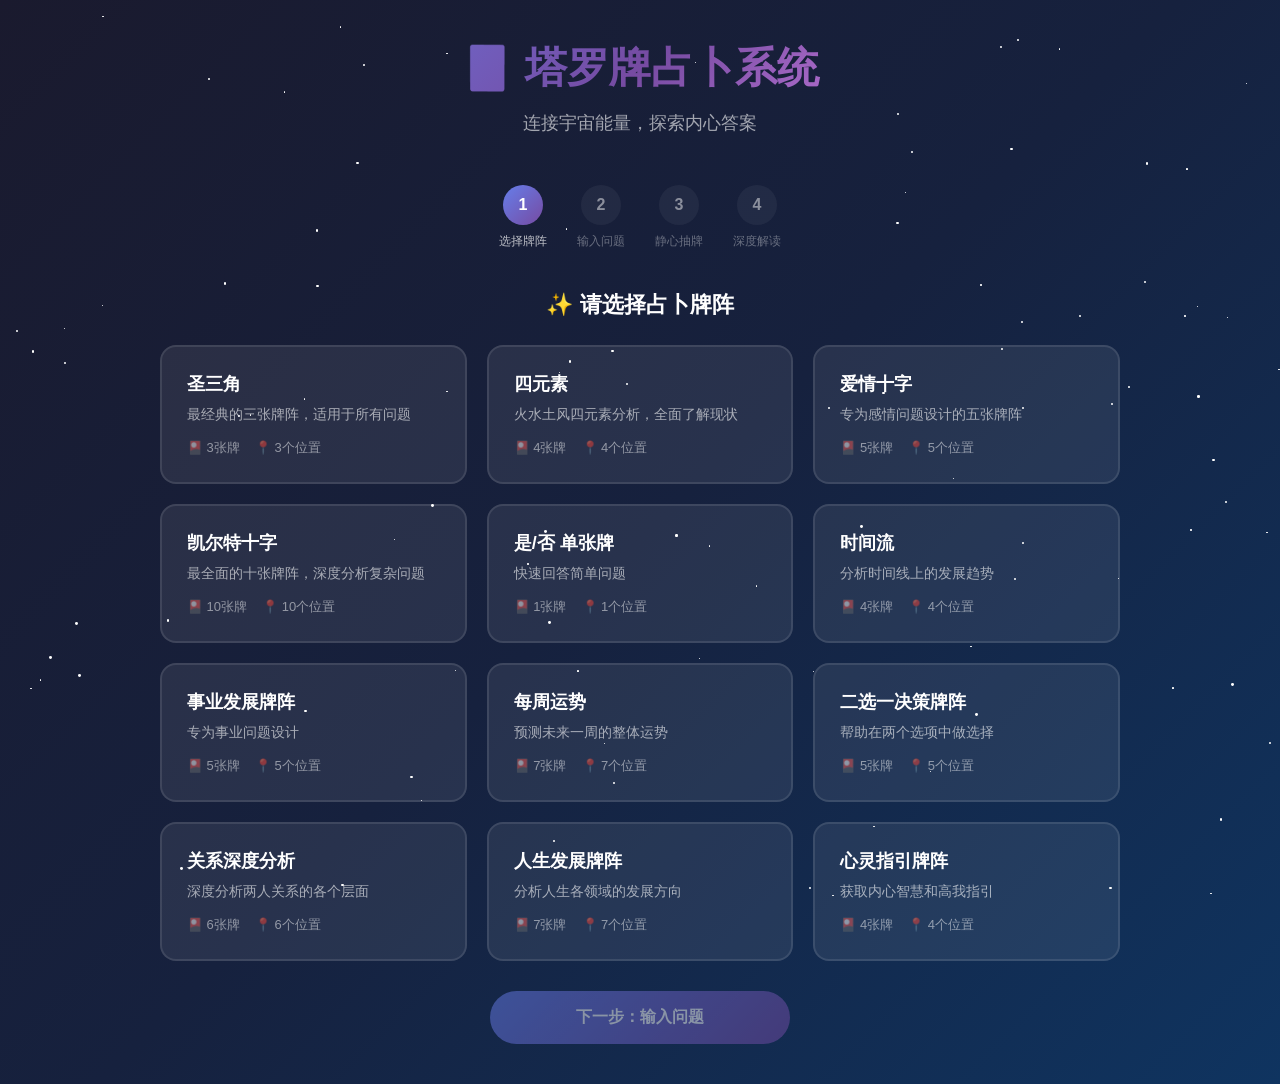
<file: static/index.html>
<!DOCTYPE html>
<html lang="zh-CN">
<head>
    <meta charset="UTF-8">
    <meta name="viewport" content="width=device-width, initial-scale=1.0">
    <title>🎴 塔罗牌占卜系统</title>
    <link rel="stylesheet" href="/static/css/style.css">
</head>
<body>
    <div class="stars" id="stars"></div>

    <div class="container">
        <div class="header">
            <h1 class="title">🎴 塔罗牌占卜系统</h1>
            <p class="subtitle">连接宇宙能量，探索内心答案</p>
        </div>

        <div class="step-indicator">
            <div class="step active" id="step1">
                <div class="step-number">1</div>
                <div class="step-label">选择牌阵</div>
            </div>
            <div class="step" id="step2">
                <div class="step-number">2</div>
                <div class="step-label">输入问题</div>
            </div>
            <div class="step" id="step3">
                <div class="step-number">3</div>
                <div class="step-label">静心抽牌</div>
            </div>
            <div class="step" id="step4">
                <div class="step-number">4</div>
                <div class="step-label">深度解读</div>
            </div>
        </div>

        <!-- 步骤1：选择牌阵 -->
        <div class="spread-section" id="spreadSection">
            <h2 class="section-title">✨ 请选择占卜牌阵</h2>
            <div class="spread-grid" id="spreadGrid">
                <!-- 牌阵由JS动态生成 -->
            </div>
            <button class="btn-primary" id="nextToQuestion" disabled>下一步：输入问题</button>
        </div>

        <!-- 步骤2：输入问题 -->
        <div class="question-section" id="questionSection">
            <h2 class="section-title">💭 请默念你的问题</h2>
            <div class="input-card">
                <label class="input-label">你想问什么问题？（选填，可直接开始占卜）</label>
                <textarea class="question-input" id="questionInput" placeholder="例如：我最近的感情运势如何？&#10;例如：这份工作适合我吗？&#10;例如：未来三个月的财运怎么样？"></textarea>
                <div class="question-hint">
                    💡 提示：问题越具体，解读越有针对性。可以问感情、事业、学业、人际关系等任何方面的问题。
                </div>
            </div>
            <div class="btn-group">
                <button class="btn-secondary" id="backToSpread">返回选择牌阵</button>
                <button class="btn-primary" id="startDrawing">开始抽牌 🔮</button>
            </div>
        </div>

        <!-- 步骤3：抽牌动画 -->
        <div class="drawing-section" id="drawingSection">
            <div class="drawing-animation">🎴</div>
            <div class="drawing-text">正在连接宇宙能量，请静心等待...</div>
        </div>

        <!-- 步骤4：结果展示 -->
        <div class="result-section" id="resultSection">
            <div class="result-header">
                <h2 class="result-title">🔮 占卜结果</h2>
                <p class="result-question" id="resultQuestion"></p>
            </div>

            <div class="cards-display" id="cardsDisplay">
                <!-- 牌面由JS动态生成 -->
            </div>

            <div class="reading-box">
                <h3 class="reading-title">🧠 深度解读</h3>
                <div class="reading-content" id="reading"></div>
            </div>

            <div class="btn-group">
                <button class="btn-primary" onclick="location.reload()">✧ 重新占卜</button>
            </div>

            <div class="disclaimer">
                ⚠️ 免责声明：本占卜仅供娱乐和参考，不构成决策建议。命运掌握在自己手中，请相信自己的判断和选择。
            </div>
        </div>
    </div>

    <script src="/static/js/app.js"></script>
</body>
</html>
</file>
<file: static/css/style.css>
* {
    margin: 0;
    padding: 0;
    box-sizing: border-box;
}

body {
    font-family: -apple-system, BlinkMacSystemFont, "Segoe UI", "PingFang SC", "Hiragino Sans GB", "Microsoft YaHei", sans-serif;
    background: linear-gradient(135deg, #1a1a2e 0%, #16213e 50%, #0f3460 100%);
    min-height: 100vh;
    color: #fff;
    overflow-x: hidden;
}

/* 星空背景 */
.stars {
    position: fixed;
    top: 0;
    left: 0;
    width: 100%;
    height: 100%;
    pointer-events: none;
    z-index: 0;
}

.star {
    position: absolute;
    width: 2px;
    height: 2px;
    background: #fff;
    border-radius: 50%;
    animation: twinkle 3s infinite;
}

@keyframes twinkle {
    0%, 100% { opacity: 0.3; }
    50% { opacity: 1; }
}

.container {
    max-width: 1000px;
    margin: 0 auto;
    padding: 40px 20px;
    position: relative;
    z-index: 1;
}

.header {
    text-align: center;
    margin-bottom: 50px;
}

.title {
    font-size: 42px;
    font-weight: 700;
    margin-bottom: 15px;
    background: linear-gradient(135deg, #667eea 0%, #764ba2 50%, #f093fb 100%);
    -webkit-background-clip: text;
    -webkit-text-fill-color: transparent;
    background-clip: text;
}

.subtitle {
    font-size: 18px;
    color: rgba(255, 255, 255, 0.6);
}

.step-indicator {
    display: flex;
    justify-content: center;
    gap: 30px;
    margin-bottom: 40px;
}

.step {
    text-align: center;
    opacity: 0.5;
    transition: all 0.3s;
}

.step.active {
    opacity: 1;
}

.step-number {
    width: 40px;
    height: 40px;
    border-radius: 50%;
    background: rgba(255, 255, 255, 0.1);
    display: flex;
    align-items: center;
    justify-content: center;
    margin: 0 auto 8px;
    font-weight: 700;
    transition: all 0.3s;
}

.step.active .step-number {
    background: linear-gradient(135deg, #667eea, #764ba2);
}

.step-label {
    font-size: 12px;
    color: rgba(255, 255, 255, 0.7);
}

/* 牌阵选择 */
.spread-section {
    display: block;
}

.section-title {
    font-size: 22px;
    font-weight: 600;
    margin-bottom: 25px;
    text-align: center;
}

.spread-grid {
    display: grid;
    grid-template-columns: repeat(auto-fill, minmax(280px, 1fr));
    gap: 20px;
    margin-bottom: 30px;
}

.spread-card {
    background: rgba(255, 255, 255, 0.08);
    border: 2px solid rgba(255, 255, 255, 0.1);
    border-radius: 16px;
    padding: 25px;
    cursor: pointer;
    transition: all 0.3s;
}

.spread-card:hover {
    border-color: #667eea;
    background: rgba(102, 126, 234, 0.1);
    transform: translateY(-5px);
}

.spread-card.selected {
    border-color: #667eea;
    background: rgba(102, 126, 234, 0.2);
}

.spread-name {
    font-size: 18px;
    font-weight: 600;
    margin-bottom: 10px;
}

.spread-desc {
    font-size: 14px;
    color: rgba(255, 255, 255, 0.6);
    margin-bottom: 15px;
}

.spread-meta {
    display: flex;
    gap: 15px;
    font-size: 13px;
    color: rgba(255, 255, 255, 0.5);
}

.btn-primary {
    display: block;
    width: 100%;
    max-width: 300px;
    margin: 0 auto;
    background: linear-gradient(135deg, #667eea 0%, #764ba2 100%);
    color: white;
    padding: 16px 32px;
    border-radius: 30px;
    border: none;
    font-size: 16px;
    font-weight: 600;
    cursor: pointer;
    transition: all 0.3s;
}

.btn-primary:hover {
    transform: translateY(-3px);
    box-shadow: 0 10px 30px rgba(102, 126, 234, 0.4);
}

.btn-primary:disabled {
    opacity: 0.5;
    cursor: not-allowed;
    transform: none;
}

/* 问题输入 */
.question-section {
    display: none;
}

.input-card {
    background: rgba(255, 255, 255, 0.08);
    border-radius: 16px;
    padding: 30px;
    max-width: 600px;
    margin: 0 auto 30px;
}

.input-label {
    display: block;
    margin-bottom: 15px;
    font-size: 16px;
    font-weight: 500;
}

.question-input {
    width: 100%;
    padding: 20px;
    background: rgba(255, 255, 255, 0.1);
    border: 2px solid rgba(255, 255, 255, 0.15);
    border-radius: 12px;
    color: white;
    font-size: 15px;
    outline: none;
    min-height: 120px;
    resize: vertical;
    font-family: inherit;
}

.question-input:focus {
    border-color: #667eea;
}

.question-hint {
    margin-top: 15px;
    font-size: 13px;
    color: rgba(255, 255, 255, 0.5);
}

.btn-group {
    display: flex;
    gap: 15px;
    justify-content: center;
}

.btn-secondary {
    background: rgba(255, 255, 255, 0.1);
    color: white;
    padding: 14px 28px;
    border-radius: 25px;
    border: 1px solid rgba(255, 255, 255, 0.2);
    font-size: 15px;
    cursor: pointer;
    transition: all 0.3s;
}

.btn-secondary:hover {
    background: rgba(255, 255, 255, 0.2);
}

/* 抽牌动画 */
.drawing-section {
    display: none;
    text-align: center;
}

.drawing-animation {
    font-size: 80px;
    margin: 50px 0;
    animation: float 2s ease-in-out infinite;
}

@keyframes float {
    0%, 100% { transform: translateY(0); }
    50% { transform: translateY(-20px); }
}

.drawing-text {
    font-size: 20px;
    color: rgba(255, 255, 255, 0.8);
}

/* 结果展示 */
.result-section {
    display: none;
}

.result-header {
    text-align: center;
    margin-bottom: 40px;
}

.result-title {
    font-size: 28px;
    font-weight: 700;
    margin-bottom: 10px;
}

.result-question {
    font-size: 16px;
    color: rgba(255, 255, 255, 0.6);
}

.cards-display {
    display: flex;
    justify-content: center;
    flex-wrap: wrap;
    gap: 20px;
    margin-bottom: 40px;
}

.tarot-card {
    width: 170px;
    min-height: 240px;
    background: 
        linear-gradient(135deg, 
            rgba(102, 126, 234, 0.15) 0%, 
            rgba(118, 75, 162, 0.2) 50%, 
            rgba(240, 147, 251, 0.15) 100%),
        linear-gradient(145deg, #1a1a3a 0%, #0d0d1a 100%);
    border-radius: 16px;
    padding: 25px 18px;
    text-align: center;
    border: 2px solid transparent;
    background-clip: padding-box;
    position: relative;
    box-shadow: 
        0 0 0 1px rgba(255, 215, 0, 0.1),
        0 10px 40px rgba(102, 126, 234, 0.2),
        0 0 60px rgba(240, 147, 251, 0.1),
        inset 0 1px 0 rgba(255, 255, 255, 0.1);
    transition: all 0.4s cubic-bezier(0.175, 0.885, 0.32, 1.275);
}

.tarot-card::before {
    content: '';
    position: absolute;
    top: -2px;
    left: -2px;
    right: -2px;
    bottom: -2px;
    background: linear-gradient(135deg, #667eea, #764ba2, #f093fb, #667eea);
    background-size: 300% 300%;
    border-radius: 18px;
    z-index: -1;
    opacity: 0;
    transition: opacity 0.4s;
    animation: gradientShift 5s ease infinite;
}

.tarot-card:hover::before {
    opacity: 1;
}

.tarot-card:hover {
    transform: translateY(-8px) scale(1.02);
    box-shadow: 
        0 0 0 1px rgba(255, 215, 0, 0.3),
        0 20px 60px rgba(102, 126, 234, 0.4),
        0 0 100px rgba(240, 147, 251, 0.2);
}

@keyframes gradientShift {
    0%, 100% { background-position: 0% 50%; }
    50% { background-position: 100% 50%; }
}

.card-corner {
    position: absolute;
    font-size: 14px;
    color: rgba(255, 215, 0, 0.4);
    font-weight: 700;
}

.card-corner.top-left { top: 12px; left: 12px; }
.card-corner.top-right { top: 12px; right: 12px; transform: rotate(180deg); }
.card-corner.bottom-left { bottom: 12px; left: 12px; transform: rotate(180deg); }
.card-corner.bottom-right { bottom: 12px; right: 12px; }

.card-position {
    font-size: 10px;
    color: rgba(255, 215, 0, 0.8);
    margin-bottom: 10px;
    font-weight: 700;
    text-transform: uppercase;
    letter-spacing: 3px;
    text-shadow: 0 0 10px rgba(255, 215, 0, 0.3);
}

.card-divider {
    width: 60%;
    height: 1px;
    background: linear-gradient(90deg, transparent, rgba(255, 215, 0, 0.5), transparent);
    margin: 8px auto;
}

.card-name {
    font-size: 17px;
    font-weight: 700;
    margin-bottom: 5px;
    background: linear-gradient(135deg, #fff 0%, #ffd700 50%, #daa520 100%);
    -webkit-background-clip: text;
    -webkit-text-fill-color: transparent;
    background-clip: text;
    text-shadow: 0 0 20px rgba(255, 215, 0, 0.4);
    letter-spacing: 1px;
}

.card-status {
    font-size: 11px;
    color: rgba(255, 215, 0, 0.9);
    font-weight: 600;
    letter-spacing: 2px;
    margin-bottom: 5px;
}

.card-meaning {
    font-size: 12px;
    color: rgba(255, 255, 255, 0.7);
    line-height: 1.7;
    font-weight: 400;
    margin-top: 5px;
}

.reading-box {
    background: 
        radial-gradient(ellipse at top, rgba(102, 126, 234, 0.15) 0%, transparent 50%),
        radial-gradient(ellipse at bottom right, rgba(240, 147, 251, 0.1) 0%, transparent 50%),
        linear-gradient(145deg, rgba(20, 15, 40, 0.95) 0%, rgba(10, 8, 25, 0.98) 100%);
    border-radius: 28px;
    padding: 45px 50px;
    margin-bottom: 40px;
    border: 1px solid rgba(255, 215, 0, 0.15);
    box-shadow: 
        0 0 0 1px rgba(255, 215, 0, 0.08),
        0 30px 80px rgba(75, 0, 130, 0.3),
        0 0 120px rgba(138, 43, 226, 0.15),
        inset 0 2px 0 rgba(255, 255, 255, 0.05);
    position: relative;
    overflow: hidden;
}

.reading-box::before {
    content: '';
    position: absolute;
    top: 0;
    left: 0;
    right: 0;
    height: 3px;
    background: linear-gradient(90deg, 
        transparent 0%, 
        rgba(255, 215, 0, 0.3) 20%, 
        rgba(255, 215, 0, 0.8) 50%, 
        rgba(255, 215, 0, 0.3) 80%, 
        transparent 100%);
    animation: readingLine 4s ease-in-out infinite;
    filter: blur(1px);
}

@keyframes readingLine {
    0%, 100% { opacity: 0.2; }
    50% { opacity: 1; }
}

.reading-box::after {
    content: '';
    position: absolute;
    top: -50%;
    left: -50%;
    width: 200%;
    height: 200%;
    background: radial-gradient(circle, rgba(255, 215, 0, 0.03) 0%, transparent 70%);
    animation: aurora 20s ease-in-out infinite;
    pointer-events: none;
}

@keyframes aurora {
    0%, 100% { transform: translate(0, 0) rotate(0deg); }
    25% { transform: translate(5%, 5%) rotate(90deg); }
    50% { transform: translate(0, 10%) rotate(180deg); }
    75% { transform: translate(-5%, 5%) rotate(270deg); }
}

.reading-title {
    font-size: 28px;
    font-weight: 700;
    margin-bottom: 35px;
    display: flex;
    align-items: center;
    gap: 15px;
    letter-spacing: 2px;
    background: linear-gradient(135deg, #fff 0%, #ffd700 30%, #daa520 60%, #f093fb 100%);
    background-size: 200% 200%;
    -webkit-background-clip: text;
    -webkit-text-fill-color: transparent;
    background-clip: text;
    animation: titleShimmer 5s ease-in-out infinite;
}

@keyframes titleShimmer {
    0%, 100% { background-position: 0% 50%; }
    50% { background-position: 100% 50%; }
}

.reading-title::before {
    content: '✧';
    font-size: 32px;
    animation: sparkle 2s ease-in-out infinite;
    color: #ffd700;
}

@keyframes sparkle {
    0%, 100% { opacity: 0.6; transform: scale(0.9); }
    50% { opacity: 1; transform: scale(1.1); }
}

.reading-content {
    white-space: pre-wrap;
    line-height: 2.2;
    color: rgba(255, 255, 255, 0.92);
    font-size: 16px;
    font-weight: 400;
    position: relative;
    z-index: 1;
    letter-spacing: 0.5px;
}

.reading-content::first-line {
    font-weight: 700;
    color: rgba(255, 215, 0, 0.95);
    font-size: 18px;
}

.disclaimer {
    background: rgba(255, 193, 7, 0.1);
    border: 1px solid rgba(255, 193, 7, 0.3);
    border-radius: 12px;
    padding: 20px;
    text-align: center;
    font-size: 14px;
    color: rgba(255, 193, 7, 0.9);
    margin-top: 30px;
}

.hidden {
    display: none !important;
}
</file>
